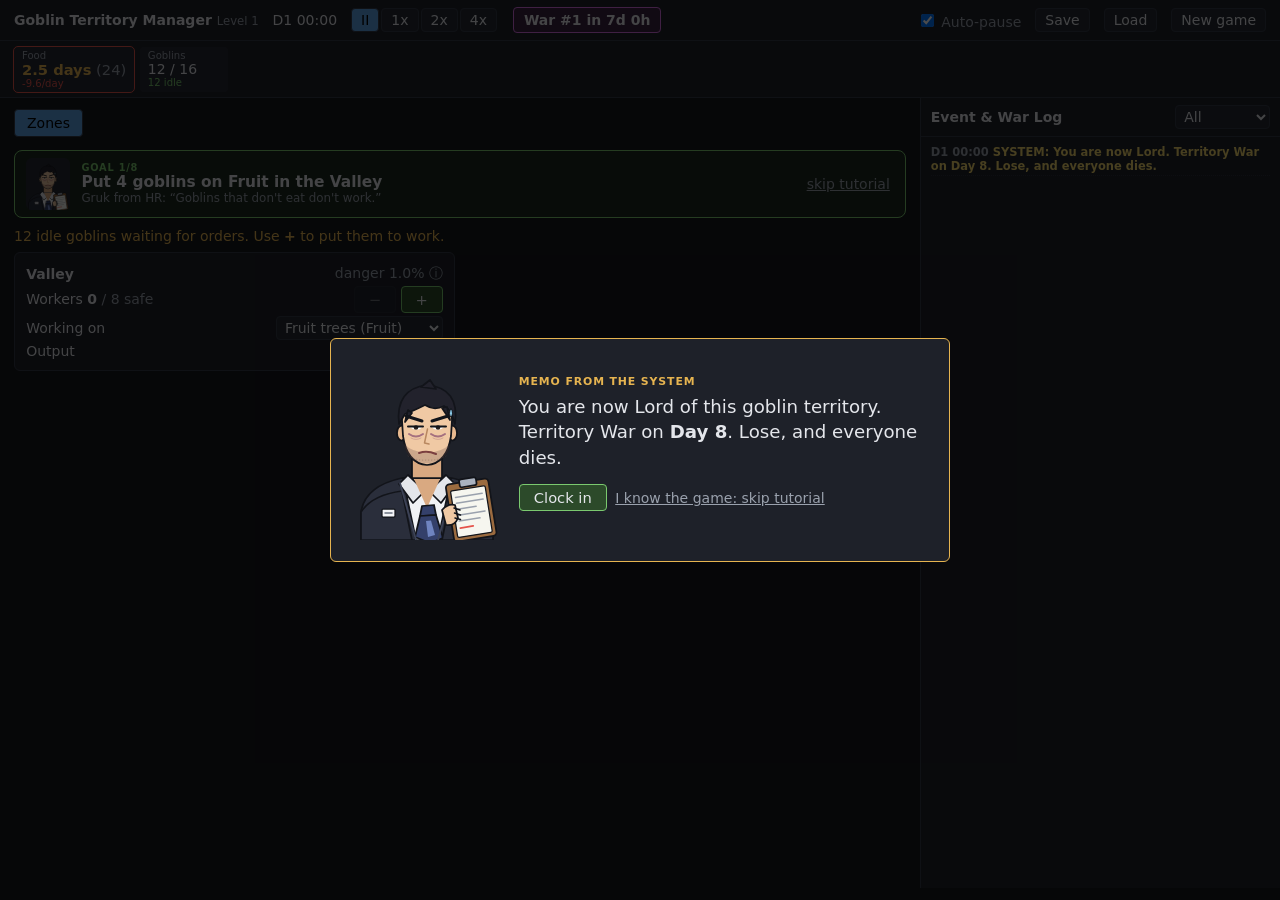
<file: index.html>
<!doctype html>
<html lang="en">
<head>
  <meta charset="utf-8">
  <meta name="viewport" content="width=device-width, initial-scale=1">
  <title>Claude + Grok Playground</title>
  <meta http-equiv="refresh" content="0; url=projects/goblin-territory-manager/">
  <style>body{background:#15171c;color:#e4e6eb;font-family:system-ui,sans-serif;padding:2rem}a{color:#7bc96f}</style>
</head>
<body>
  <p>Opening <a href="projects/goblin-territory-manager/">Goblin Territory Manager</a>...</p>
</body>
</html>
</file>
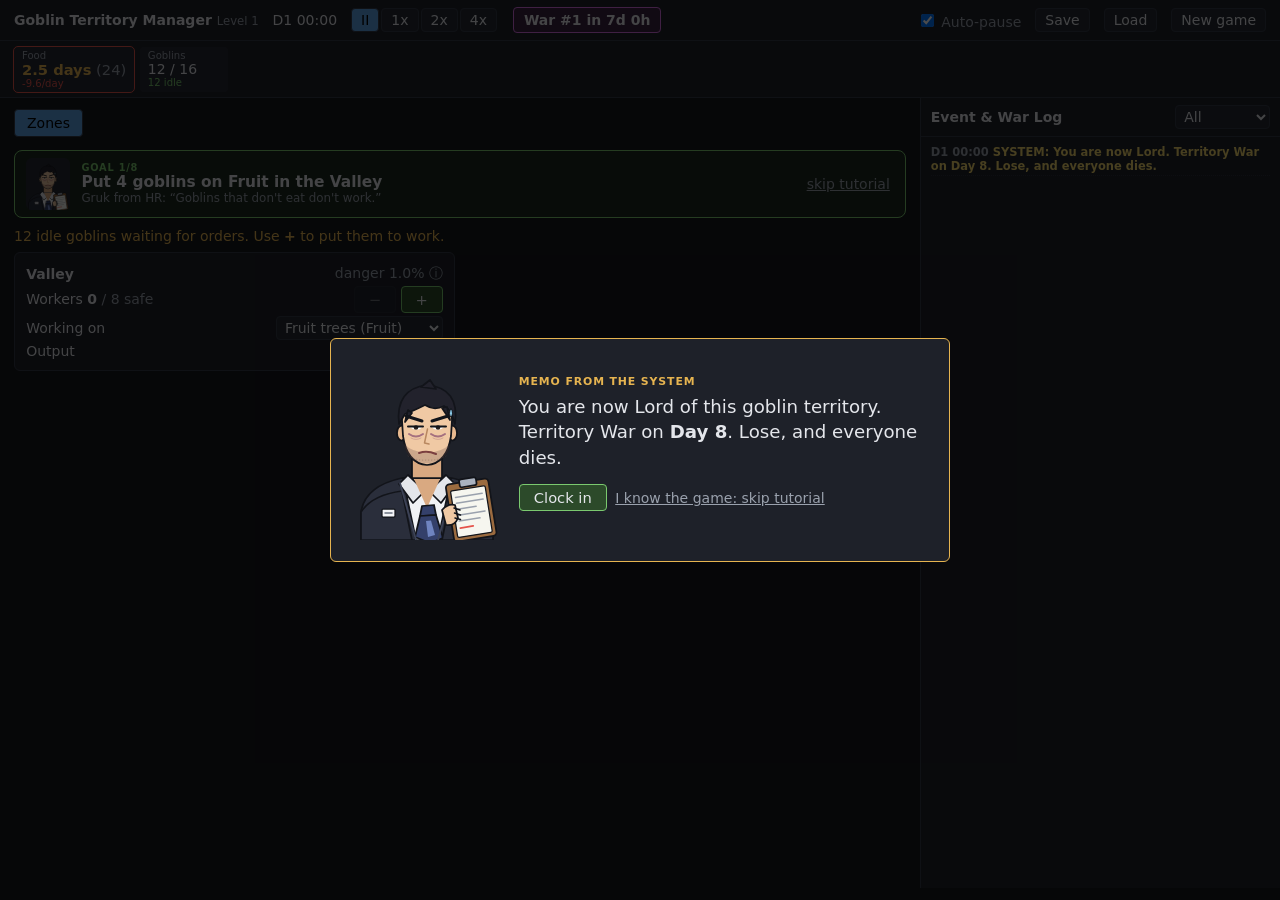
<file: projects/goblin-territory-manager/index.html>
<!doctype html>
<html lang="en">
<head>
  <meta charset="utf-8">
  <meta name="viewport" content="width=device-width, initial-scale=1">
  <title>Goblin Territory Manager</title>
  <link rel="stylesheet" href="css/style.css">
</head>
<body>
  <header id="topbar"></header>
  <div id="resbar"></div>
  <div id="layout">
    <main>
      <nav id="tabs"></nav>
      <div id="objective"></div>
      <section id="panel"></section>
    </main>
    <aside id="logpane">
      <div class="loghead">
        <h2>Event &amp; War Log</h2>
        <select id="logfilter" data-change="logFilter">
          <option value="all">All</option>
          <option value="war">War</option>
          <option value="bad">Problems</option>
          <option value="event">Events</option>
        </select>
      </div>
      <div id="log"></div>
    </aside>
  </div>
  <div id="toast"></div>
  <script src="js/data.js"></script>
  <script src="js/state.js"></script>
  <script src="js/sim.js"></script>
  <script src="js/onboarding.js"></script>
  <script src="js/ui.js"></script>
  <script src="js/main.js"></script>
</body>
</html>
</file>
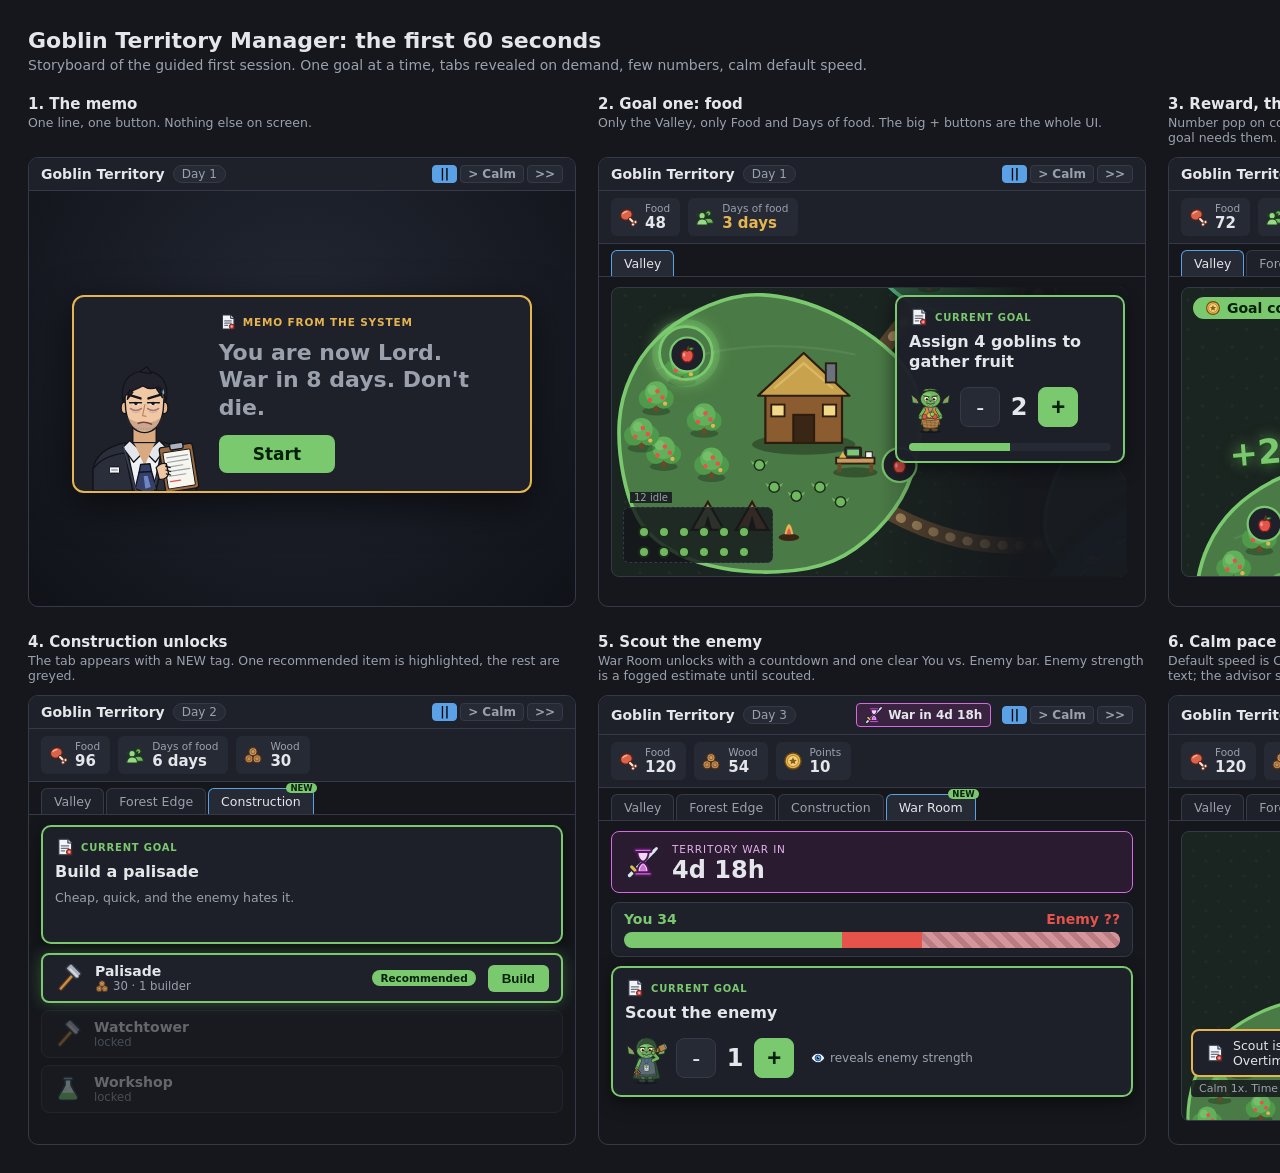
<file: projects/goblin-territory-manager/research/assets/first-session-flow.html>
<!doctype html><html lang="en"><head><meta charset="utf-8"><meta name="viewport" content="width=device-width,initial-scale=1"><title>First session flow</title><style>:root{--bg:#15171c;--panel:#1e2129;--panel2:#262a34;--line:#343a47;--text:#e4e6eb;--muted:#9aa1ad;--accent:#7bc96f;--accent2:#5aa1e6;--warn:#e6b450;--bad:#e5534b;--war:#d46be0}
*{box-sizing:border-box}body{margin:0;background:var(--bg);color:var(--text);font:14px system-ui,-apple-system,"Segoe UI",sans-serif;padding:28px}
h1{margin:0 0 4px;font-size:22px}.sub{color:var(--muted);margin:0 0 22px}
.grid{display:grid;grid-template-columns:repeat(3,548px);gap:26px 22px}
.cap h3{margin:0 0 2px;font-size:15px}.cap p{margin:0 0 8px;color:var(--muted);font-size:12.5px;min-height:34px}
.scr{position:relative;width:548px;height:450px;background:var(--bg);border:1px solid var(--line);border-radius:10px;overflow:hidden}
.scr.dim{background:radial-gradient(circle at 50% 40%,#232834,#101218)}
.top{display:flex;align-items:center;gap:8px;padding:7px 12px;background:var(--panel);border-bottom:1px solid var(--line)}.ttl{font-weight:700}.sp{flex:1}
.chip{background:var(--panel2);border:1px solid var(--line);border-radius:10px;padding:1px 8px;font-size:12px;color:var(--muted)}
.war{background:#3a2340;border:1px solid var(--war);border-radius:4px;padding:2px 8px;font-weight:600;display:flex;gap:5px;align-items:center;font-size:12px}
.speed b{display:inline-block;background:var(--panel2);border:1px solid var(--line);border-radius:4px;padding:1px 7px;margin-left:3px;font-size:12px;color:var(--muted)}.speed b.on{background:var(--accent2);color:#000;border-color:var(--accent2)}
.ic{vertical-align:middle;flex:none}
.res{display:flex;gap:8px;padding:7px 12px;background:var(--panel);border-bottom:1px solid var(--line)}
.r{display:flex;gap:7px;align-items:center;background:var(--panel2);border-radius:6px;padding:4px 10px 4px 7px}.r small{display:block;color:var(--muted);font-size:10.5px}.r strong{font-size:15px}.r.warn strong{color:var(--warn)}.r.new{box-shadow:0 0 0 2px var(--accent);animation:none}
.tabs{display:flex;gap:2px;padding:6px 12px 0;border-bottom:1px solid var(--line);background:var(--bg)}
.tabs span{padding:5px 12px;border:1px solid var(--line);border-bottom:0;border-radius:6px 6px 0 0;background:var(--panel);color:var(--muted);font-size:12.5px;position:relative}.tabs span.on{color:var(--text);background:var(--panel2);border-color:var(--accent2)}
.tabs span.new::after{content:"NEW";position:absolute;top:-6px;right:-4px;background:var(--accent);color:#06210a;font-size:8.5px;font-weight:800;border-radius:6px;padding:0 4px}
.body{position:relative;padding:10px 12px;height:290px}.body.col{display:flex;flex-direction:column;gap:9px}
.map{position:absolute;left:12px;top:10px;width:516px;height:290px;border-radius:8px;border:1px solid var(--line);background-image:url(territory-overview.svg);background-repeat:no-repeat}
.mask{position:absolute;left:12px;top:10px;width:516px;height:290px;border-radius:8px;background:linear-gradient(90deg,transparent 52%,rgba(21,23,28,.96) 80%)}
.pen{position:absolute;left:24px;top:230px;width:150px;height:56px;background:rgba(21,23,28,.8);border:1px dashed var(--line);border-radius:6px}.pen small{position:absolute;left:6px;top:-16px;background:rgba(21,23,28,.85);padding:0 4px;color:var(--muted);font-size:10px}
.g{position:absolute;width:12px;height:12px;border-radius:50%;background:#6fb85f;border:2px solid #1d2b1c;margin:6px 0 0 0}
.pulse{position:absolute;width:56px;height:56px;border-radius:50%;border:3px solid var(--accent);box-shadow:0 0 0 6px rgba(123,201,111,.25),0 0 18px var(--accent)}
.side{position:absolute;right:20px;top:18px;width:230px}
.goal{background:rgba(30,33,41,.96);border:2px solid var(--accent);border-radius:10px;padding:10px 12px;box-shadow:0 6px 18px rgba(0,0,0,.45)}
.gh{display:flex;gap:6px;align-items:center}.gh small{color:var(--accent);font-weight:700;letter-spacing:.08em;font-size:10px}
.goal h4{margin:5px 0 8px;font-size:16px;line-height:1.25}.m{color:var(--muted);margin:0;font-size:12px}
.asg{display:flex;align-items:center;gap:8px}.asg img{height:54px}.n{font-size:24px;font-weight:700;min-width:22px;text-align:center}
.pm{width:40px;height:40px;border-radius:8px;font-size:24px;line-height:1;background:var(--panel2);color:var(--text);border:1px solid var(--line)}.pm.plus{background:var(--accent);color:#06210a;border-color:var(--accent);font-weight:800}
.bar{height:8px;background:var(--panel2);border-radius:4px;margin-top:9px;overflow:hidden}.bar i{display:block;height:100%;background:var(--accent)}
.center{display:flex;height:406px;align-items:center;justify-content:center}
.memo{display:flex;gap:16px;align-items:flex-end;background:var(--panel);border:2px solid var(--warn);border-radius:12px;padding:16px 22px 18px 12px;box-shadow:0 12px 40px rgba(0,0,0,.6);width:460px}
.bust{height:140px;margin-bottom:-18px;border-radius:0 0 8px 8px}.from{display:flex;gap:6px;align-items:center;color:var(--warn);font-size:10.5px;font-weight:700;letter-spacing:.08em}
.memo p{font-size:22px;font-weight:600;margin:8px 0 14px;line-height:1.25}
.big{background:var(--accent);color:#06210a;border:0;border-radius:8px;font:700 17px system-ui;padding:9px 34px}
.side.low{top:auto;bottom:18px}.pop{position:absolute;left:60px;top:150px;font-size:34px;font-weight:800;color:var(--accent);text-shadow:0 0 14px rgba(123,201,111,.7),0 3px 0 #0b2a0e;transform:rotate(-5deg)}
.done{position:absolute;left:24px;top:20px;background:var(--accent);color:#06210a;border-radius:20px;padding:3px 12px;font-weight:700;display:flex;gap:6px;align-items:center}
.list{display:flex;flex-direction:column;gap:7px}.it{display:flex;align-items:center;gap:12px;background:var(--panel);border:1px solid var(--line);border-radius:8px;padding:8px 12px}.it b{display:block}.it small{color:var(--muted);display:flex;gap:4px;align-items:center}
.it.off{opacity:.38}.it.rec{border:2px solid var(--accent);box-shadow:0 0 16px rgba(123,201,111,.3)}.it>div{flex:1}
.tag{background:var(--accent);color:#06210a;font-size:10.5px;font-weight:800;border-radius:10px;padding:2px 8px}.plusb{background:var(--accent);color:#06210a;border:0;border-radius:6px;font-weight:700;padding:6px 14px}
.cd{display:flex;align-items:center;gap:12px;background:#2a1b30;border:1px solid var(--war);border-radius:8px;padding:8px 14px}.cd small{color:#e2b2ea;font-size:10.5px;letter-spacing:.08em}.cd strong{font-size:24px;display:block}
.vs{background:var(--panel);border:1px solid var(--line);border-radius:8px;padding:8px 12px}.vh{display:flex;justify-content:space-between;font-weight:700;margin-bottom:5px}.good{color:var(--accent)}.bad{color:var(--bad)}
.vb{display:flex;height:16px;border-radius:8px;overflow:hidden;position:relative}.vb i{display:block;height:100%}.you{background:var(--accent)}.foe{background:var(--bad)}.fog{position:absolute;right:0;top:0;width:40%;background:repeating-linear-gradient(45deg,rgba(200,205,220,.55) 0 6px,rgba(150,158,176,.55) 6px 12px)}
.check{position:absolute;right:22px;top:18px;width:170px;background:rgba(30,33,41,.95);border:1px solid var(--line);border-radius:8px;padding:8px 12px}.check h5{margin:0 0 5px;font-size:11px;letter-spacing:.08em;color:var(--muted);text-transform:uppercase}.check p{margin:3px 0;font-size:12px;color:var(--muted);padding-left:18px;position:relative}
.check p::before{content:"";position:absolute;left:0;top:2px;width:11px;height:11px;border:1.5px solid var(--line);border-radius:3px}.check p.ok{color:var(--muted);text-decoration:line-through}.check p.ok::before{background:var(--accent);border-color:var(--accent)}.check p.now{color:var(--text);font-weight:700}.check p.now::before{border-color:var(--accent)}
.toast{position:absolute;left:22px;bottom:34px;display:flex;gap:8px;align-items:center;background:var(--panel);border:2px solid var(--warn);border-radius:8px;padding:7px 12px;font-size:12.5px;max-width:290px}
.speedhint{position:absolute;left:22px;bottom:14px;background:rgba(21,23,28,.85);padding:2px 8px;border-radius:4px;font-size:11px;color:var(--muted)}</style></head><body><svg xmlns="http://www.w3.org/2000/svg" width="0" height="0" style="position:absolute">
<symbol id="i-meat" viewBox="0 0 24 24"><ellipse cx="10" cy="9.5" rx="7.2" ry="6.2" transform="rotate(-20 10 9.5)" fill="#d9644a" stroke="#5e1f15" stroke-width="1.5"/><path d="M6 8Q7.6 5.6 10.6 5.4" stroke="#f4b09a" stroke-width="1.6" fill="none" stroke-linecap="round"/><path d="M14.5 14.5L19.5 19.5" stroke="#5e1f15" stroke-width="4.6" stroke-linecap="round"/><path d="M14.5 14.5L19.5 19.5" stroke="#f1ead8" stroke-width="2.6" stroke-linecap="round"/><circle cx="21" cy="18" r="2" fill="#f1ead8" stroke="#5e1f15" stroke-width="1.2"/><circle cx="18" cy="21" r="2" fill="#f1ead8" stroke="#5e1f15" stroke-width="1.2"/></symbol>
<symbol id="i-fruit" viewBox="0 0 24 24"><path d="M12 8C10 6.5 5 7 5 13c0 4.5 3 8 5.5 8 .8 0 1-.4 1.5-.4s.7.4 1.5.4c2.5 0 5.5-3.5 5.5-8 0-6-5-6.5-7-5z" fill="#e5534b" stroke="#6e1b17" stroke-width="1.5" stroke-linejoin="round"/><path d="M12 8Q12 5 13.5 3" stroke="#5a3b1e" stroke-width="1.8" stroke-linecap="round" fill="none"/><path d="M13.6 5.6Q17 3 19.2 5Q16.6 8.2 13.6 5.6Z" fill="#7bc96f" stroke="#2a5f25" stroke-width="1.2" stroke-linejoin="round"/><ellipse cx="8.4" cy="12.4" rx="1.4" ry="2.4" fill="#fff" opacity=".45"/></symbol>
<symbol id="i-wood" viewBox="0 0 24 24"><g stroke="#4f2f16" stroke-width="1.4"><circle cx="7.2" cy="16.6" r="4.9" fill="#c58f55"/><circle cx="16.8" cy="16.6" r="4.9" fill="#c58f55"/><circle cx="12" cy="8" r="4.9" fill="#d09b60"/></g><g fill="none" stroke="#8a5c2f" stroke-width="1.2"><circle cx="7.2" cy="16.6" r="2.5"/><circle cx="16.8" cy="16.6" r="2.5"/><circle cx="12" cy="8" r="2.5"/></g></symbol>
<symbol id="i-stone" viewBox="0 0 24 24"><polygon points="2.5 17 5.5 9 12 4.5 19 8 21.5 16 15.5 20.5 7 20.5" fill="#9aa1ad" stroke="#2f343e" stroke-width="1.5" stroke-linejoin="round"/><polygon points="5.5 9 12 4.5 19 8 12 12" fill="#c8cdd6"/><path d="M12 12L15.5 20.5M12 12L2.5 17" stroke="#68707e" stroke-width="1.3" fill="none"/></symbol>
<symbol id="i-morale" viewBox="0 0 24 24"><circle cx="12" cy="12" r="9.6" fill="#f2c94c" stroke="#6f520e" stroke-width="1.6"/><ellipse cx="8.7" cy="10" rx="1.3" ry="1.9" fill="#3d2d06"/><ellipse cx="15.3" cy="10" rx="1.3" ry="1.9" fill="#3d2d06"/><path d="M7.4 14Q12 19.2 16.6 14" stroke="#3d2d06" stroke-width="1.9" stroke-linecap="round" fill="none"/></symbol>
<symbol id="i-points" viewBox="0 0 24 24"><circle cx="12" cy="12" r="9.6" fill="#e6b450" stroke="#6f4a0e" stroke-width="1.6"/><circle cx="12" cy="12" r="6.6" fill="#f5d27f" stroke="#b8862b" stroke-width="1.2"/><polygon points="12 7.4 13.4 10.4 16.7 10.7 14.2 12.8 15 16 12 14.3 9 16 9.8 12.8 7.3 10.7 10.6 10.4" fill="#8a5c12"/></symbol>
<symbol id="i-pop" viewBox="0 0 24 24"><g stroke="#1d3d1a" stroke-width="1.4" stroke-linejoin="round"><circle cx="16" cy="7.6" r="3.2" fill="#6fb85f"/><path d="M10 19.5c0-3.8 2.6-6 6-6s6 2.2 6 6z" fill="#6fb85f"/><path d="M4.6 9.6L1.4 8 4.4 12.2ZM12.4 9.6L15.6 8 12.6 12.2Z" fill="#97d986"/><circle cx="8.5" cy="10.4" r="3.8" fill="#97d986"/><path d="M2 21.6c0-4.6 2.8-7.2 6.5-7.2S15 17 15 21.6z" fill="#97d986"/></g></symbol>
<symbol id="i-war" viewBox="0 0 24 24"><path d="M2.5 21.5L19.5 4.5" stroke="#1c2230" stroke-width="4.6" stroke-linecap="round"/><path d="M2.5 21.5L19.5 4.5" stroke="#dfe4ec" stroke-width="2.4" stroke-linecap="round"/><path d="M4 15.5L8.5 20" stroke="#1c2230" stroke-width="4.4" stroke-linecap="round"/><path d="M4 15.5L8.5 20" stroke="#e6b450" stroke-width="2.2" stroke-linecap="round"/><path d="M19.5 4.5L21.5 2.5" stroke="#dfe4ec" stroke-width="2" stroke-linecap="round"/><g stroke="#4b1a54" stroke-width="1.4" stroke-linejoin="round"><path d="M8 4.5Q8 10 12 12Q8 14 8 19.5H16Q16 14 12 12Q16 10 16 4.5Z" fill="#f1d6f5"/><path d="M9.6 18.2Q10 15 12 13.4Q14 15 14.4 18.2Z" fill="#d46be0" stroke="none"/><rect x="6" y="2.6" width="12" height="2.4" rx="1" fill="#d46be0"/><rect x="6" y="19.2" width="12" height="2.4" rx="1" fill="#d46be0"/></g></symbol>
<symbol id="i-intel" viewBox="0 0 24 24"><path d="M1.6 12C4.8 6.6 8.4 5 12 5s7.2 1.6 10.4 7c-3.2 5.4-6.8 7-10.4 7S4.8 17.4 1.6 12z" fill="#f3f4f7" stroke="#16233c" stroke-width="1.6" stroke-linejoin="round"/><circle cx="12" cy="12" r="4.4" fill="#5aa1e6" stroke="#1a4678" stroke-width="1.3"/><circle cx="12" cy="12" r="2" fill="#0d1522"/><circle cx="13.2" cy="10.8" r="1" fill="#fff"/></symbol>
<symbol id="i-build" viewBox="0 0 24 24"><path d="M5 21L15 9.8" stroke="#4f2f16" stroke-width="4.2" stroke-linecap="round"/><path d="M5 21L15 9.8" stroke="#c18c4e" stroke-width="2.2" stroke-linecap="round"/><rect x="9.5" y="2.8" width="13" height="6.6" rx="1.4" transform="rotate(45 16 6)" fill="#aab2bf" stroke="#2f343e" stroke-width="1.4"/><path d="M13 4.4L19.6 11" stroke="#e8ecf2" stroke-width="1.4" stroke-linecap="round" opacity=".8"/></symbol>
<symbol id="i-research" viewBox="0 0 24 24"><path d="M9.4 3.4h5.2v5.2l5 9.2c.9 1.7-.3 3.2-2 3.2H6.4c-1.7 0-2.9-1.5-2-3.2l5-9.2z" fill="#e3f4f8" stroke="#24444f" stroke-width="1.5" stroke-linejoin="round"/><path d="M6.4 15.2h11.2l2 3.6c.5 1-.1 2.2-1.3 2.2H5.7c-1.2 0-1.8-1.2-1.3-2.2z" fill="#7bc96f"/><circle cx="10" cy="12.6" r="1.1" fill="#bfe9b6"/><circle cx="13.4" cy="11" r=".9" fill="#bfe9b6"/><rect x="8" y="1.8" width="8" height="2.4" rx="1" fill="#9aa1ad" stroke="#24444f" stroke-width="1.2"/></symbol>
<symbol id="i-assign" viewBox="0 0 24 24"><g stroke="#3a4150" stroke-width="1.4" stroke-linejoin="round"><circle cx="9.5" cy="9" r="4" fill="#dfe4ec"/><path d="M2.4 21.5c0-5 3-7.8 7.1-7.8s7.1 2.8 7.1 7.8z" fill="#dfe4ec"/></g><circle cx="18" cy="6.4" r="5.2" fill="#7bc96f" stroke="#1f4a1c" stroke-width="1.3"/><path d="M18 3.4v6M15 6.4h6" stroke="#fff" stroke-width="2" stroke-linecap="round"/></symbol>
<symbol id="i-overtime" viewBox="0 0 24 24"><circle cx="10.5" cy="13.5" r="8.3" fill="#f3f4f7" stroke="#2c3240" stroke-width="1.6"/><path d="M10.5 8v5.8h4" stroke="#1c2a44" stroke-width="1.9" stroke-linecap="round" stroke-linejoin="round" fill="none"/><path d="M10.5 5.8v1M5.2 13.5h1" stroke="#9aa1ad" stroke-width="1.4" stroke-linecap="round"/><polygon points="20 .8 13.4 9.6 17.4 9.8 14.4 17.4 22.2 7.6 18 7.4" fill="#e6b450" stroke="#6b3d05" stroke-width="1.2" stroke-linejoin="round"/></symbol>
<symbol id="i-memo" viewBox="0 0 24 24"><path d="M4.5 2.6h11L20 7.2v14.2H4.5z" fill="#f3f4f7" stroke="#2c3240" stroke-width="1.5" stroke-linejoin="round"/><path d="M15.5 2.6v4.6H20" fill="#cfd5de" stroke="#2c3240" stroke-width="1.3" stroke-linejoin="round"/><path d="M7.6 10.5h8.8M7.6 13.5h8.8M7.6 16.5h4" stroke="#6a7280" stroke-width="1.5" stroke-linecap="round"/><circle cx="17" cy="18" r="3.2" fill="#e5534b" stroke="#6e1b17" stroke-width="1.2"/><circle cx="17" cy="18" r="1.2" fill="#f7b3ae"/></symbol>
</svg>

<h1>Goblin Territory Manager: the first 60 seconds</h1><p class="sub">Storyboard of the guided first session. One goal at a time, tabs revealed on demand, few numbers, calm default speed.</p>
<div class="grid"><div class="cap"><h3>1. The memo</h3><p>One line, one button. Nothing else on screen.</p><div class="scr dim"><div class="top"><span class="ttl">Goblin Territory</span><span class="chip">Day 1</span><span class="sp"></span><span class="speed"><b class="on">||</b><b class="">&gt; Calm</b><b>&gt;&gt;</b></span></div><div class="center"><div class="memo"><img src="char-manager-oh.svg" class="bust"><div><div class="from"><svg class="ic" width="18" height="18"><use href="#i-memo"/></svg> MEMO FROM THE SYSTEM</div><p>You are now Lord.<br>War in <b>8 days</b>. Don't die.</p><button class="big">Start</button></div></div></div></div></div><div class="cap"><h3>2. Goal one: food</h3><p>Only the Valley, only Food and Days of food. The big + buttons are the whole UI.</p><div class="scr"><div class="top"><span class="ttl">Goblin Territory</span><span class="chip">Day 1</span><span class="sp"></span><span class="speed"><b class="on">||</b><b class="">&gt; Calm</b><b>&gt;&gt;</b></span></div><div class="res"><div class="r "><svg class="ic" width="20" height="20"><use href="#i-meat"/></svg><div><small>Food</small><strong>48</strong></div></div><div class="r warn"><svg class="ic" width="20" height="20"><use href="#i-pop"/></svg><div><small>Days of food</small><strong>3 days</strong></div></div></div><div class="tabs"><span class="on">Valley</span></div>
<div class="body"><div class="map" style="background-size:884.5714285714286px 589.7142857142857px;background-position:-81.08571428571427px -235.88571428571427px"></div><div class="mask"></div><div class="pen"><i class="g" style="left:14px;top:12px"></i><i class="g" style="left:34px;top:12px"></i><i class="g" style="left:54px;top:12px"></i><i class="g" style="left:74px;top:12px"></i><i class="g" style="left:94px;top:12px"></i><i class="g" style="left:114px;top:12px"></i><i class="g" style="left:14px;top:32px"></i><i class="g" style="left:34px;top:32px"></i><i class="g" style="left:54px;top:32px"></i><i class="g" style="left:74px;top:32px"></i><i class="g" style="left:94px;top:32px"></i><i class="g" style="left:114px;top:32px"></i><small>12 idle</small></div><div class="pulse" style="left:59px;top:48px"></div>
<div class="side"><div class="goal"><div class="gh"><svg class="ic" width="20" height="20"><use href="#i-memo"/></svg><small>CURRENT GOAL</small></div><h4>Assign 4 goblins to gather fruit</h4><div class="asg"><img src="char-goblin-gatherer.svg"><button class="pm">-</button><span class="n">2</span><button class="pm plus">+</button></div><div class="bar"><i style="width:50%"></i></div></div></div></div></div></div><div class="cap"><h3>3. Reward, then reveal</h3><p>Number pop on completion. The Forest Edge and Wood appear exactly when the next goal needs them.</p><div class="scr"><div class="top"><span class="ttl">Goblin Territory</span><span class="chip">Day 1</span><span class="sp"></span><span class="speed"><b class="on">||</b><b class="">&gt; Calm</b><b>&gt;&gt;</b></span></div><div class="res"><div class="r "><svg class="ic" width="20" height="20"><use href="#i-meat"/></svg><div><small>Food</small><strong>72</strong></div></div><div class="r "><svg class="ic" width="20" height="20"><use href="#i-pop"/></svg><div><small>Days of food</small><strong>5 days</strong></div></div><div class="r new"><svg class="ic" width="20" height="20"><use href="#i-wood"/></svg><div><small>Wood</small><strong>0</strong></div></div></div><div class="tabs"><span class="on">Valley</span><span class="new">Forest Edge</span></div>
<div class="body"><div class="map" style="background-size:884.5714285714286px 589.7142857142857px;background-position:-73.71428571428571px -66.34285714285714px"></div><div class="pop">+24 Food</div><div class="done"><svg class="ic" width="16" height="16"><use href="#i-points"/></svg> Goal complete +10</div><div class="pulse" style="left:293px;top:63px"></div>
<div class="side low"><div class="goal"><div class="gh"><svg class="ic" width="20" height="20"><use href="#i-memo"/></svg><small>CURRENT GOAL</small></div><h4>Get wood: send 2 goblins to the Forest Edge</h4><div class="asg"><img src="char-goblin-builder.svg"><button class="pm">-</button><span class="n">0</span><button class="pm plus">+</button></div><div class="bar"><i style="width:0%"></i></div></div></div></div></div></div><div class="cap"><h3>4. Construction unlocks</h3><p>The tab appears with a NEW tag. One recommended item is highlighted, the rest are greyed.</p><div class="scr"><div class="top"><span class="ttl">Goblin Territory</span><span class="chip">Day 2</span><span class="sp"></span><span class="speed"><b class="on">||</b><b class="">&gt; Calm</b><b>&gt;&gt;</b></span></div><div class="res"><div class="r "><svg class="ic" width="20" height="20"><use href="#i-meat"/></svg><div><small>Food</small><strong>96</strong></div></div><div class="r "><svg class="ic" width="20" height="20"><use href="#i-pop"/></svg><div><small>Days of food</small><strong>6 days</strong></div></div><div class="r "><svg class="ic" width="20" height="20"><use href="#i-wood"/></svg><div><small>Wood</small><strong>30</strong></div></div></div><div class="tabs"><span class="">Valley</span><span class="">Forest Edge</span><span class="on new">Construction</span></div>
<div class="body col"><div class="goal"><div class="gh"><svg class="ic" width="20" height="20"><use href="#i-memo"/></svg><small>CURRENT GOAL</small></div><h4>Build a palisade</h4><p class="m">Cheap, quick, and the enemy hates it.</p></div>
<div class="list"><div class="it rec"><svg class="ic" width="28" height="28"><use href="#i-build"/></svg><div><b>Palisade</b><small><svg class="ic" width="14" height="14"><use href="#i-wood"/></svg> 30 &middot; 1 builder</small></div><span class="tag">Recommended</span><button class="plusb">Build</button></div><div class="it off"><svg class="ic" width="28" height="28"><use href="#i-build"/></svg><div><b>Watchtower</b><small>locked</small></div></div><div class="it off"><svg class="ic" width="28" height="28"><use href="#i-research"/></svg><div><b>Workshop</b><small>locked</small></div></div></div></div></div></div><div class="cap"><h3>5. Scout the enemy</h3><p>War Room unlocks with a countdown and one clear You vs. Enemy bar. Enemy strength is a fogged estimate until scouted.</p><div class="scr"><div class="top"><span class="ttl">Goblin Territory</span><span class="chip">Day 3</span><span class="sp"></span><span class="war"><svg class="ic" width="18" height="18"><use href="#i-war"/></svg> War in 4d 18h</span><span class="speed"><b class="on">||</b><b class="">&gt; Calm</b><b>&gt;&gt;</b></span></div><div class="res"><div class="r "><svg class="ic" width="20" height="20"><use href="#i-meat"/></svg><div><small>Food</small><strong>120</strong></div></div><div class="r "><svg class="ic" width="20" height="20"><use href="#i-wood"/></svg><div><small>Wood</small><strong>54</strong></div></div><div class="r "><svg class="ic" width="20" height="20"><use href="#i-points"/></svg><div><small>Points</small><strong>10</strong></div></div></div><div class="tabs"><span class="">Valley</span><span class="">Forest Edge</span><span class="">Construction</span><span class="on new">War Room</span></div>
<div class="body col"><div class="cd"><svg class="ic" width="34" height="34"><use href="#i-war"/></svg><div><small>TERRITORY WAR IN</small><strong>4d 18h</strong></div></div>
<div class="vs"><div class="vh"><span class="good">You 34</span><span class="bad">Enemy ??</span></div><div class="vb"><i class="you" style="width:44%"></i><i class="foe" style="width:56%"></i><i class="fog"></i></div></div>
<div class="goal"><div class="gh"><svg class="ic" width="20" height="20"><use href="#i-memo"/></svg><small>CURRENT GOAL</small></div><h4>Scout the enemy</h4><div class="asg"><img src="char-goblin-scout.svg"><button class="pm">-</button><span class="n">1</span><button class="pm plus">+</button><span class="m" style="margin-left:8px"><svg class="ic" width="16" height="16"><use href="#i-intel"/></svg> reveals enemy strength</span></div></div></div></div></div><div class="cap"><h3>6. Calm pace and a checklist</h3><p>Default speed is Calm (slow). A small objectives card in the corner replaces the wall of text; the advisor speaks in short memos.</p><div class="scr"><div class="top"><span class="ttl">Goblin Territory</span><span class="chip">Day 3</span><span class="sp"></span><span class="war"><svg class="ic" width="18" height="18"><use href="#i-war"/></svg> War in 4d 18h</span><span class="speed"><b class="">||</b><b class="on">&gt; Calm</b><b>&gt;&gt;</b></span></div><div class="res"><div class="r "><svg class="ic" width="20" height="20"><use href="#i-meat"/></svg><div><small>Food</small><strong>120</strong></div></div><div class="r "><svg class="ic" width="20" height="20"><use href="#i-wood"/></svg><div><small>Wood</small><strong>54</strong></div></div><div class="r "><svg class="ic" width="20" height="20"><use href="#i-points"/></svg><div><small>Points</small><strong>10</strong></div></div></div><div class="tabs"><span class="">Valley</span><span class="">Forest Edge</span><span class="">Construction</span><span class="on">War Room</span></div>
<div class="body"><div class="map" style="background-size:755.1219512195122px 503.4146341463415px;background-position:-69.21951219512195px -37.75609756097561px"></div><div class="check"><h5>Objectives</h5><p class="ok">Feed the goblins</p><p class="ok">Get wood</p><p class="ok">Build a palisade</p><p class="now">Scout the enemy</p><p>Post warriors at the target</p></div>
<div class="toast"><svg class="ic" width="20" height="20"><use href="#i-memo"/></svg><span>Scout is back. Enemy is stronger. Overtime helps.</span></div><div class="speedhint">Calm 1x. Time only moves forward when you let it.</div></div></div></div></div></body></html>
</file>
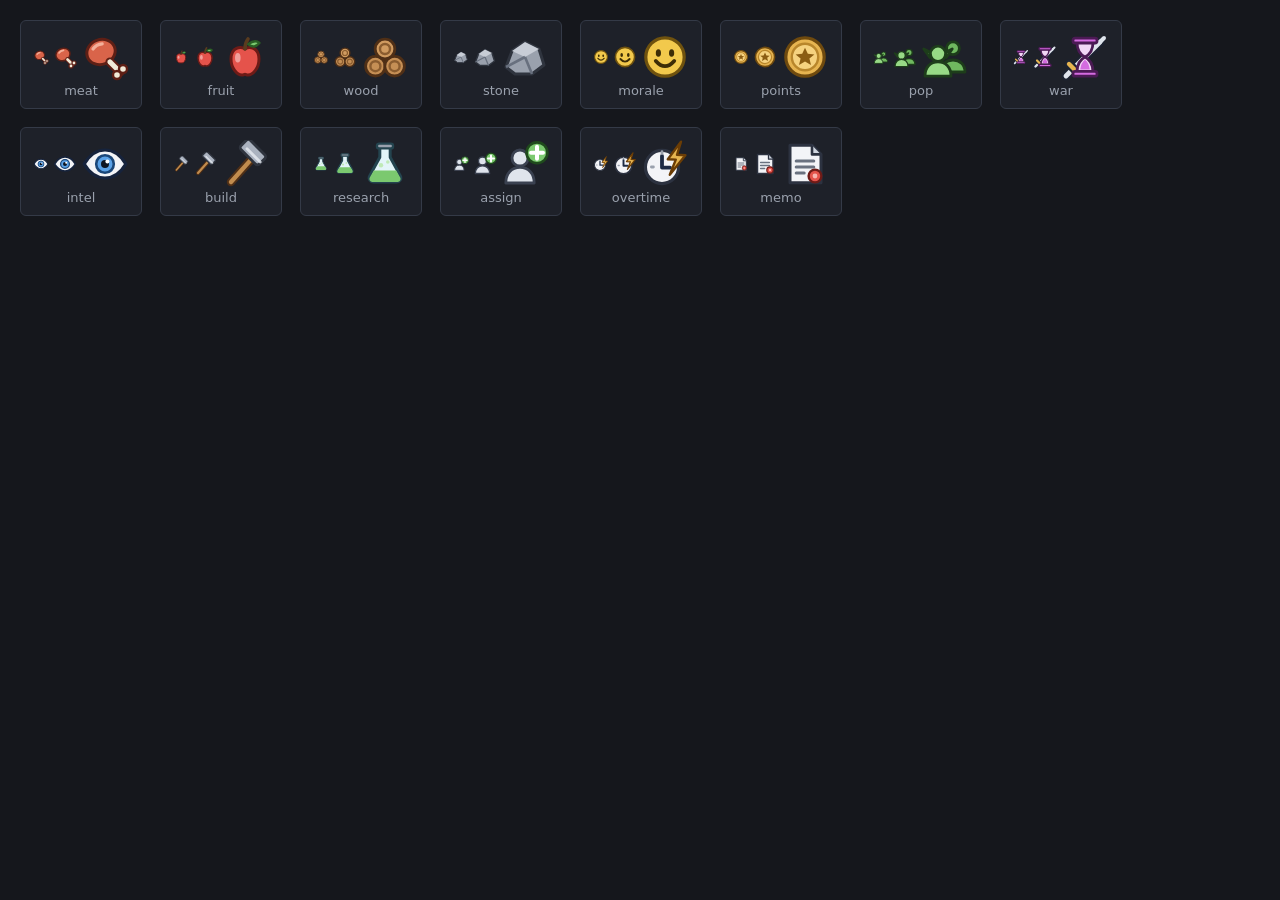
<file: projects/goblin-territory-manager/research/assets/icons-preview.html>
<!doctype html><meta charset="utf-8"><title>Icon preview</title><style>body{background:#15171c;color:#9aa1ad;font:13px system-ui;margin:20px}.row{display:flex;gap:18px;flex-wrap:wrap;align-items:flex-end;margin-bottom:18px}.c{background:#1e2129;border:1px solid #343a47;border-radius:6px;padding:10px;text-align:center;min-width:92px}svg{display:inline-block;vertical-align:middle;margin:2px}</style><svg xmlns="http://www.w3.org/2000/svg" width="0" height="0" style="position:absolute">
<symbol id="i-meat" viewBox="0 0 24 24"><ellipse cx="10" cy="9.5" rx="7.2" ry="6.2" transform="rotate(-20 10 9.5)" fill="#d9644a" stroke="#5e1f15" stroke-width="1.5"/><path d="M6 8Q7.6 5.6 10.6 5.4" stroke="#f4b09a" stroke-width="1.6" fill="none" stroke-linecap="round"/><path d="M14.5 14.5L19.5 19.5" stroke="#5e1f15" stroke-width="4.6" stroke-linecap="round"/><path d="M14.5 14.5L19.5 19.5" stroke="#f1ead8" stroke-width="2.6" stroke-linecap="round"/><circle cx="21" cy="18" r="2" fill="#f1ead8" stroke="#5e1f15" stroke-width="1.2"/><circle cx="18" cy="21" r="2" fill="#f1ead8" stroke="#5e1f15" stroke-width="1.2"/></symbol>
<symbol id="i-fruit" viewBox="0 0 24 24"><path d="M12 8C10 6.5 5 7 5 13c0 4.5 3 8 5.5 8 .8 0 1-.4 1.5-.4s.7.4 1.5.4c2.5 0 5.5-3.5 5.5-8 0-6-5-6.5-7-5z" fill="#e5534b" stroke="#6e1b17" stroke-width="1.5" stroke-linejoin="round"/><path d="M12 8Q12 5 13.5 3" stroke="#5a3b1e" stroke-width="1.8" stroke-linecap="round" fill="none"/><path d="M13.6 5.6Q17 3 19.2 5Q16.6 8.2 13.6 5.6Z" fill="#7bc96f" stroke="#2a5f25" stroke-width="1.2" stroke-linejoin="round"/><ellipse cx="8.4" cy="12.4" rx="1.4" ry="2.4" fill="#fff" opacity=".45"/></symbol>
<symbol id="i-wood" viewBox="0 0 24 24"><g stroke="#4f2f16" stroke-width="1.4"><circle cx="7.2" cy="16.6" r="4.9" fill="#c58f55"/><circle cx="16.8" cy="16.6" r="4.9" fill="#c58f55"/><circle cx="12" cy="8" r="4.9" fill="#d09b60"/></g><g fill="none" stroke="#8a5c2f" stroke-width="1.2"><circle cx="7.2" cy="16.6" r="2.5"/><circle cx="16.8" cy="16.6" r="2.5"/><circle cx="12" cy="8" r="2.5"/></g></symbol>
<symbol id="i-stone" viewBox="0 0 24 24"><polygon points="2.5 17 5.5 9 12 4.5 19 8 21.5 16 15.5 20.5 7 20.5" fill="#9aa1ad" stroke="#2f343e" stroke-width="1.5" stroke-linejoin="round"/><polygon points="5.5 9 12 4.5 19 8 12 12" fill="#c8cdd6"/><path d="M12 12L15.5 20.5M12 12L2.5 17" stroke="#68707e" stroke-width="1.3" fill="none"/></symbol>
<symbol id="i-morale" viewBox="0 0 24 24"><circle cx="12" cy="12" r="9.6" fill="#f2c94c" stroke="#6f520e" stroke-width="1.6"/><ellipse cx="8.7" cy="10" rx="1.3" ry="1.9" fill="#3d2d06"/><ellipse cx="15.3" cy="10" rx="1.3" ry="1.9" fill="#3d2d06"/><path d="M7.4 14Q12 19.2 16.6 14" stroke="#3d2d06" stroke-width="1.9" stroke-linecap="round" fill="none"/></symbol>
<symbol id="i-points" viewBox="0 0 24 24"><circle cx="12" cy="12" r="9.6" fill="#e6b450" stroke="#6f4a0e" stroke-width="1.6"/><circle cx="12" cy="12" r="6.6" fill="#f5d27f" stroke="#b8862b" stroke-width="1.2"/><polygon points="12 7.4 13.4 10.4 16.7 10.7 14.2 12.8 15 16 12 14.3 9 16 9.8 12.8 7.3 10.7 10.6 10.4" fill="#8a5c12"/></symbol>
<symbol id="i-pop" viewBox="0 0 24 24"><g stroke="#1d3d1a" stroke-width="1.4" stroke-linejoin="round"><circle cx="16" cy="7.6" r="3.2" fill="#6fb85f"/><path d="M10 19.5c0-3.8 2.6-6 6-6s6 2.2 6 6z" fill="#6fb85f"/><path d="M4.6 9.6L1.4 8 4.4 12.2ZM12.4 9.6L15.6 8 12.6 12.2Z" fill="#97d986"/><circle cx="8.5" cy="10.4" r="3.8" fill="#97d986"/><path d="M2 21.6c0-4.6 2.8-7.2 6.5-7.2S15 17 15 21.6z" fill="#97d986"/></g></symbol>
<symbol id="i-war" viewBox="0 0 24 24"><path d="M2.5 21.5L19.5 4.5" stroke="#1c2230" stroke-width="4.6" stroke-linecap="round"/><path d="M2.5 21.5L19.5 4.5" stroke="#dfe4ec" stroke-width="2.4" stroke-linecap="round"/><path d="M4 15.5L8.5 20" stroke="#1c2230" stroke-width="4.4" stroke-linecap="round"/><path d="M4 15.5L8.5 20" stroke="#e6b450" stroke-width="2.2" stroke-linecap="round"/><path d="M19.5 4.5L21.5 2.5" stroke="#dfe4ec" stroke-width="2" stroke-linecap="round"/><g stroke="#4b1a54" stroke-width="1.4" stroke-linejoin="round"><path d="M8 4.5Q8 10 12 12Q8 14 8 19.5H16Q16 14 12 12Q16 10 16 4.5Z" fill="#f1d6f5"/><path d="M9.6 18.2Q10 15 12 13.4Q14 15 14.4 18.2Z" fill="#d46be0" stroke="none"/><rect x="6" y="2.6" width="12" height="2.4" rx="1" fill="#d46be0"/><rect x="6" y="19.2" width="12" height="2.4" rx="1" fill="#d46be0"/></g></symbol>
<symbol id="i-intel" viewBox="0 0 24 24"><path d="M1.6 12C4.8 6.6 8.4 5 12 5s7.2 1.6 10.4 7c-3.2 5.4-6.8 7-10.4 7S4.8 17.4 1.6 12z" fill="#f3f4f7" stroke="#16233c" stroke-width="1.6" stroke-linejoin="round"/><circle cx="12" cy="12" r="4.4" fill="#5aa1e6" stroke="#1a4678" stroke-width="1.3"/><circle cx="12" cy="12" r="2" fill="#0d1522"/><circle cx="13.2" cy="10.8" r="1" fill="#fff"/></symbol>
<symbol id="i-build" viewBox="0 0 24 24"><path d="M5 21L15 9.8" stroke="#4f2f16" stroke-width="4.2" stroke-linecap="round"/><path d="M5 21L15 9.8" stroke="#c18c4e" stroke-width="2.2" stroke-linecap="round"/><rect x="9.5" y="2.8" width="13" height="6.6" rx="1.4" transform="rotate(45 16 6)" fill="#aab2bf" stroke="#2f343e" stroke-width="1.4"/><path d="M13 4.4L19.6 11" stroke="#e8ecf2" stroke-width="1.4" stroke-linecap="round" opacity=".8"/></symbol>
<symbol id="i-research" viewBox="0 0 24 24"><path d="M9.4 3.4h5.2v5.2l5 9.2c.9 1.7-.3 3.2-2 3.2H6.4c-1.7 0-2.9-1.5-2-3.2l5-9.2z" fill="#e3f4f8" stroke="#24444f" stroke-width="1.5" stroke-linejoin="round"/><path d="M6.4 15.2h11.2l2 3.6c.5 1-.1 2.2-1.3 2.2H5.7c-1.2 0-1.8-1.2-1.3-2.2z" fill="#7bc96f"/><circle cx="10" cy="12.6" r="1.1" fill="#bfe9b6"/><circle cx="13.4" cy="11" r=".9" fill="#bfe9b6"/><rect x="8" y="1.8" width="8" height="2.4" rx="1" fill="#9aa1ad" stroke="#24444f" stroke-width="1.2"/></symbol>
<symbol id="i-assign" viewBox="0 0 24 24"><g stroke="#3a4150" stroke-width="1.4" stroke-linejoin="round"><circle cx="9.5" cy="9" r="4" fill="#dfe4ec"/><path d="M2.4 21.5c0-5 3-7.8 7.1-7.8s7.1 2.8 7.1 7.8z" fill="#dfe4ec"/></g><circle cx="18" cy="6.4" r="5.2" fill="#7bc96f" stroke="#1f4a1c" stroke-width="1.3"/><path d="M18 3.4v6M15 6.4h6" stroke="#fff" stroke-width="2" stroke-linecap="round"/></symbol>
<symbol id="i-overtime" viewBox="0 0 24 24"><circle cx="10.5" cy="13.5" r="8.3" fill="#f3f4f7" stroke="#2c3240" stroke-width="1.6"/><path d="M10.5 8v5.8h4" stroke="#1c2a44" stroke-width="1.9" stroke-linecap="round" stroke-linejoin="round" fill="none"/><path d="M10.5 5.8v1M5.2 13.5h1" stroke="#9aa1ad" stroke-width="1.4" stroke-linecap="round"/><polygon points="20 .8 13.4 9.6 17.4 9.8 14.4 17.4 22.2 7.6 18 7.4" fill="#e6b450" stroke="#6b3d05" stroke-width="1.2" stroke-linejoin="round"/></symbol>
<symbol id="i-memo" viewBox="0 0 24 24"><path d="M4.5 2.6h11L20 7.2v14.2H4.5z" fill="#f3f4f7" stroke="#2c3240" stroke-width="1.5" stroke-linejoin="round"/><path d="M15.5 2.6v4.6H20" fill="#cfd5de" stroke="#2c3240" stroke-width="1.3" stroke-linejoin="round"/><path d="M7.6 10.5h8.8M7.6 13.5h8.8M7.6 16.5h4" stroke="#6a7280" stroke-width="1.5" stroke-linecap="round"/><circle cx="17" cy="18" r="3.2" fill="#e5534b" stroke="#6e1b17" stroke-width="1.2"/><circle cx="17" cy="18" r="1.2" fill="#f7b3ae"/></symbol>
</svg>
<div class="row"><div class="c"><svg width="16" height="16"><use href="#i-meat"/></svg><svg width="24" height="24"><use href="#i-meat"/></svg><svg width="48" height="48"><use href="#i-meat"/></svg><div>meat</div></div><div class="c"><svg width="16" height="16"><use href="#i-fruit"/></svg><svg width="24" height="24"><use href="#i-fruit"/></svg><svg width="48" height="48"><use href="#i-fruit"/></svg><div>fruit</div></div><div class="c"><svg width="16" height="16"><use href="#i-wood"/></svg><svg width="24" height="24"><use href="#i-wood"/></svg><svg width="48" height="48"><use href="#i-wood"/></svg><div>wood</div></div><div class="c"><svg width="16" height="16"><use href="#i-stone"/></svg><svg width="24" height="24"><use href="#i-stone"/></svg><svg width="48" height="48"><use href="#i-stone"/></svg><div>stone</div></div><div class="c"><svg width="16" height="16"><use href="#i-morale"/></svg><svg width="24" height="24"><use href="#i-morale"/></svg><svg width="48" height="48"><use href="#i-morale"/></svg><div>morale</div></div><div class="c"><svg width="16" height="16"><use href="#i-points"/></svg><svg width="24" height="24"><use href="#i-points"/></svg><svg width="48" height="48"><use href="#i-points"/></svg><div>points</div></div><div class="c"><svg width="16" height="16"><use href="#i-pop"/></svg><svg width="24" height="24"><use href="#i-pop"/></svg><svg width="48" height="48"><use href="#i-pop"/></svg><div>pop</div></div><div class="c"><svg width="16" height="16"><use href="#i-war"/></svg><svg width="24" height="24"><use href="#i-war"/></svg><svg width="48" height="48"><use href="#i-war"/></svg><div>war</div></div><div class="c"><svg width="16" height="16"><use href="#i-intel"/></svg><svg width="24" height="24"><use href="#i-intel"/></svg><svg width="48" height="48"><use href="#i-intel"/></svg><div>intel</div></div><div class="c"><svg width="16" height="16"><use href="#i-build"/></svg><svg width="24" height="24"><use href="#i-build"/></svg><svg width="48" height="48"><use href="#i-build"/></svg><div>build</div></div><div class="c"><svg width="16" height="16"><use href="#i-research"/></svg><svg width="24" height="24"><use href="#i-research"/></svg><svg width="48" height="48"><use href="#i-research"/></svg><div>research</div></div><div class="c"><svg width="16" height="16"><use href="#i-assign"/></svg><svg width="24" height="24"><use href="#i-assign"/></svg><svg width="48" height="48"><use href="#i-assign"/></svg><div>assign</div></div><div class="c"><svg width="16" height="16"><use href="#i-overtime"/></svg><svg width="24" height="24"><use href="#i-overtime"/></svg><svg width="48" height="48"><use href="#i-overtime"/></svg><div>overtime</div></div><div class="c"><svg width="16" height="16"><use href="#i-memo"/></svg><svg width="24" height="24"><use href="#i-memo"/></svg><svg width="48" height="48"><use href="#i-memo"/></svg><div>memo</div></div></div>
</file>
<file: projects/goblin-territory-manager/css/style.css>
/* Corporate dashboard, demon realm edition. */
:root {
  --bg: #15171c; --panel: #1e2129; --panel2: #262a34; --line: #343a47;
  --text: #e4e6eb; --muted: #9aa1ad; --accent: #7bc96f; --accent2: #5aa1e6;
  --warn: #e6b450; --bad: #e5534b; --war: #d46be0;
  font-size: 14px;
}
* { box-sizing: border-box; }
body { margin: 0; background: var(--bg); color: var(--text); font-family: system-ui, -apple-system, "Segoe UI", sans-serif; }
h2 { font-size: 1rem; margin: 0 0 .5rem; }
h3 { font-size: .9rem; margin: 1rem 0 .4rem; color: var(--muted); text-transform: uppercase; letter-spacing: .05em; }
button { background: var(--panel2); color: var(--text); border: 1px solid var(--line); border-radius: 4px; padding: 3px 9px; cursor: pointer; font: inherit; }
button:hover:not(:disabled) { border-color: var(--accent2); }
button:disabled { opacity: .4; cursor: default; }
button.on { background: var(--accent2); color: #000; }
button.primary { border-color: var(--accent); }
select, input { background: var(--panel2); color: var(--text); border: 1px solid var(--line); border-radius: 4px; padding: 2px 4px; font: inherit; }
input[type=number] { width: 5em; }
table { border-collapse: collapse; width: 100%; }
th, td { padding: 3px 6px; border-bottom: 1px solid var(--line); text-align: left; vertical-align: middle; }
table.nowrap td, table.nowrap th, td.num, th.sort { white-space: nowrap; }
th { color: var(--muted); font-weight: 600; cursor: default; }
th.sort { cursor: pointer; }
th.sort:hover { color: var(--text); }
.muted { color: var(--muted); }
.good { color: var(--accent); } .warn { color: var(--warn); } .bad { color: var(--bad); }
.num { text-align: right; font-variant-numeric: tabular-nums; }

#topbar { display: flex; align-items: center; gap: 1rem; padding: .5rem 1rem; background: var(--panel); border-bottom: 1px solid var(--line); flex-wrap: wrap; }
#topbar .title { font-weight: 700; }
#topbar .title small { color: var(--muted); font-weight: 400; }
#topbar .spacer { flex: 1; }
.speed button { margin-right: 2px; }
.warclock { padding: 4px 10px; border-radius: 4px; background: #3a2340; border: 1px solid var(--war); font-weight: 600; }
.warclock.urgent { background: #5a1f24; border-color: var(--bad); animation: pulse 1s infinite alternate; }
@keyframes pulse { to { opacity: .7; } }

#resbar { display: flex; gap: .4rem; padding: .4rem 1rem; background: var(--panel); border-bottom: 1px solid var(--line); flex-wrap: wrap; }
.res { background: var(--panel2); border-radius: 4px; padding: 3px 8px; min-width: 88px; }
.res .k { font-size: .72rem; color: var(--muted); }
.res .v { font-variant-numeric: tabular-nums; }
.res .r { font-size: .72rem; }
.res.alert { outline: 1px solid var(--bad); }

#layout { display: grid; grid-template-columns: 1fr 360px; gap: 0; height: calc(100vh - 110px); }
main { overflow: auto; padding: .5rem 1rem 2rem; }
#tabs { display: flex; gap: 4px; margin-bottom: .6rem; flex-wrap: wrap; position: sticky; top: 0; background: var(--bg); padding: .3rem 0; z-index: 2; }
#tabs button { padding: 5px 12px; }
#logpane { border-left: 1px solid var(--line); background: var(--panel); display: flex; flex-direction: column; min-height: 0; }
.loghead { display: flex; justify-content: space-between; align-items: center; padding: .5rem .7rem; border-bottom: 1px solid var(--line); }
.loghead h2 { margin: 0; }
#log { overflow: auto; padding: .4rem .7rem; font-size: .82rem; flex: 1; }
#log div { padding: 2px 0; border-bottom: 1px dotted #2b303b; }
#log .t { color: var(--muted); margin-right: 4px; font-variant-numeric: tabular-nums; }
#log .war { color: var(--war); } #log .bad { color: var(--bad); } #log .warn { color: var(--warn); }
#log .good { color: var(--accent); } #log .event { color: var(--accent2); } #log .system { color: #f0d36b; font-weight: 600; }

.grid { display: grid; grid-template-columns: repeat(auto-fill, minmax(330px, 1fr)); gap: .7rem; }
.card { background: var(--panel); border: 1px solid var(--line); border-radius: 6px; padding: .6rem .8rem; }
.card.locked { opacity: .75; border-style: dashed; }
.card.target { border-color: var(--war); }
.card .row { display: flex; justify-content: space-between; align-items: center; gap: .5rem; margin: 3px 0; }
.bar { height: 8px; background: var(--panel2); border-radius: 4px; overflow: hidden; position: relative; }
.bar > i { display: block; height: 100%; background: var(--accent2); }
.bar.morale > i { background: var(--accent); }
.bar .mark { position: absolute; top: -2px; width: 2px; height: 12px; background: var(--warn); }
.tag { display: inline-block; font-size: .72rem; padding: 0 6px; border-radius: 8px; background: var(--panel2); border: 1px solid var(--line); margin: 1px; }
.tag.named { border-color: #f0d36b; color: #f0d36b; }
.rolebar { display: flex; flex-wrap: wrap; gap: .4rem; margin-bottom: .6rem; }
.rolebar .card { padding: .3rem .6rem; }
.split { display: grid; grid-template-columns: 1fr 1fr; gap: .8rem; }
.split > div { min-width: 0; }
.panel-section { background: var(--panel); border: 1px solid var(--line); border-radius: 6px; padding: .6rem .8rem; margin-bottom: .7rem; overflow-x: auto; }
pre.inspect { background: #0f1115; padding: .6rem; border-radius: 4px; max-height: 60vh; overflow: auto; font-size: .78rem; }

#toast { position: fixed; bottom: 16px; left: 50%; transform: translateX(-50%); background: var(--bad); color: #fff; padding: 6px 14px; border-radius: 4px; opacity: 0; transition: opacity .2s; pointer-events: none; }
#toast.show { opacity: 1; }
.overlay { position: fixed; inset: 0; background: rgba(0,0,0,.7); display: flex; align-items: center; justify-content: center; z-index: 10; }
.overlay .card { max-width: 480px; text-align: center; padding: 1.5rem; }

@media (max-width: 900px) {
  #layout { grid-template-columns: 1fr; height: auto; }
  #logpane { max-height: 40vh; border-left: 0; border-top: 1px solid var(--line); }
  .split { grid-template-columns: 1fr; }
}

/* ---- Onboarding ---- */
#objective:empty { display: none; }
.objective { display: flex; align-items: center; gap: .8rem; background: #1c2a1f; border: 1px solid var(--accent); border-radius: 8px; padding: .5rem .8rem; margin-bottom: .7rem; }
.obj-face { width: 44px; height: 52px; object-fit: cover; object-position: top; border-radius: 6px; background: var(--panel2); }
.obj-body { flex: 1; min-width: 0; }
.obj-k { font-size: .7rem; color: var(--accent); letter-spacing: .08em; font-weight: 700; }
.obj-text { font-size: 1.1rem; font-weight: 600; }
.obj-why { color: var(--muted); font-size: .85rem; }
.obj-actions { display: flex; gap: .4rem; align-items: center; flex-wrap: wrap; justify-content: flex-end; }
button.link { background: none; border: 0; color: var(--muted); text-decoration: underline; padding: 0 4px; }
button.big { font-size: 1.05rem; padding: 4px 14px; min-width: 2.2em; }
button.primary { background: #2c4a2a; border-color: var(--accent); }
button.warnbtn { border-color: var(--warn); color: var(--warn); }
.newtag { background: var(--accent); color: #000; font-size: .62rem; font-weight: 700; padding: 0 4px; border-radius: 6px; vertical-align: 2px; }
.hint { color: var(--warn); margin: 0 0 .6rem; }
tr.rec td { background: #1c2a1f; }
.tag.good { border-color: var(--accent); color: var(--accent); }
.overlay .card.memo { display: flex; gap: 1.2rem; align-items: center; text-align: left; max-width: 620px; border-color: var(--warn); }
.memo-face { width: 150px; flex: none; }
.memo-k { color: var(--warn); font-weight: 700; letter-spacing: .08em; font-size: .78rem; }
.memo-text { font-size: 1.3rem; line-height: 1.4; margin: .4rem 0 1rem; }
.res.food .v { font-size: 1.05rem; }
.vs .row { display: flex; justify-content: space-between; gap: .5rem; }
.vsbar { position: relative; height: 14px; background: var(--panel2); border-radius: 7px; overflow: hidden; margin-top: 4px; }
.vsbar .you { position: absolute; left: 0; top: 0; bottom: 0; background: var(--accent); }
.vsbar .enemy { position: absolute; top: 0; bottom: 0; background: repeating-linear-gradient(45deg, var(--bad) 0 6px, #8a3430 6px 12px); opacity: .85; }
#toast { max-width: min(560px, 90vw); text-align: center; }
#toast.good { background: #2f6b2a; }
#toast.pause { background: #4a3a12; border: 1px solid var(--warn); font-weight: 600; }
@media (max-width: 600px) { .overlay .card.memo { flex-direction: column; text-align: center; } .memo-face { width: 110px; } }
</file>
